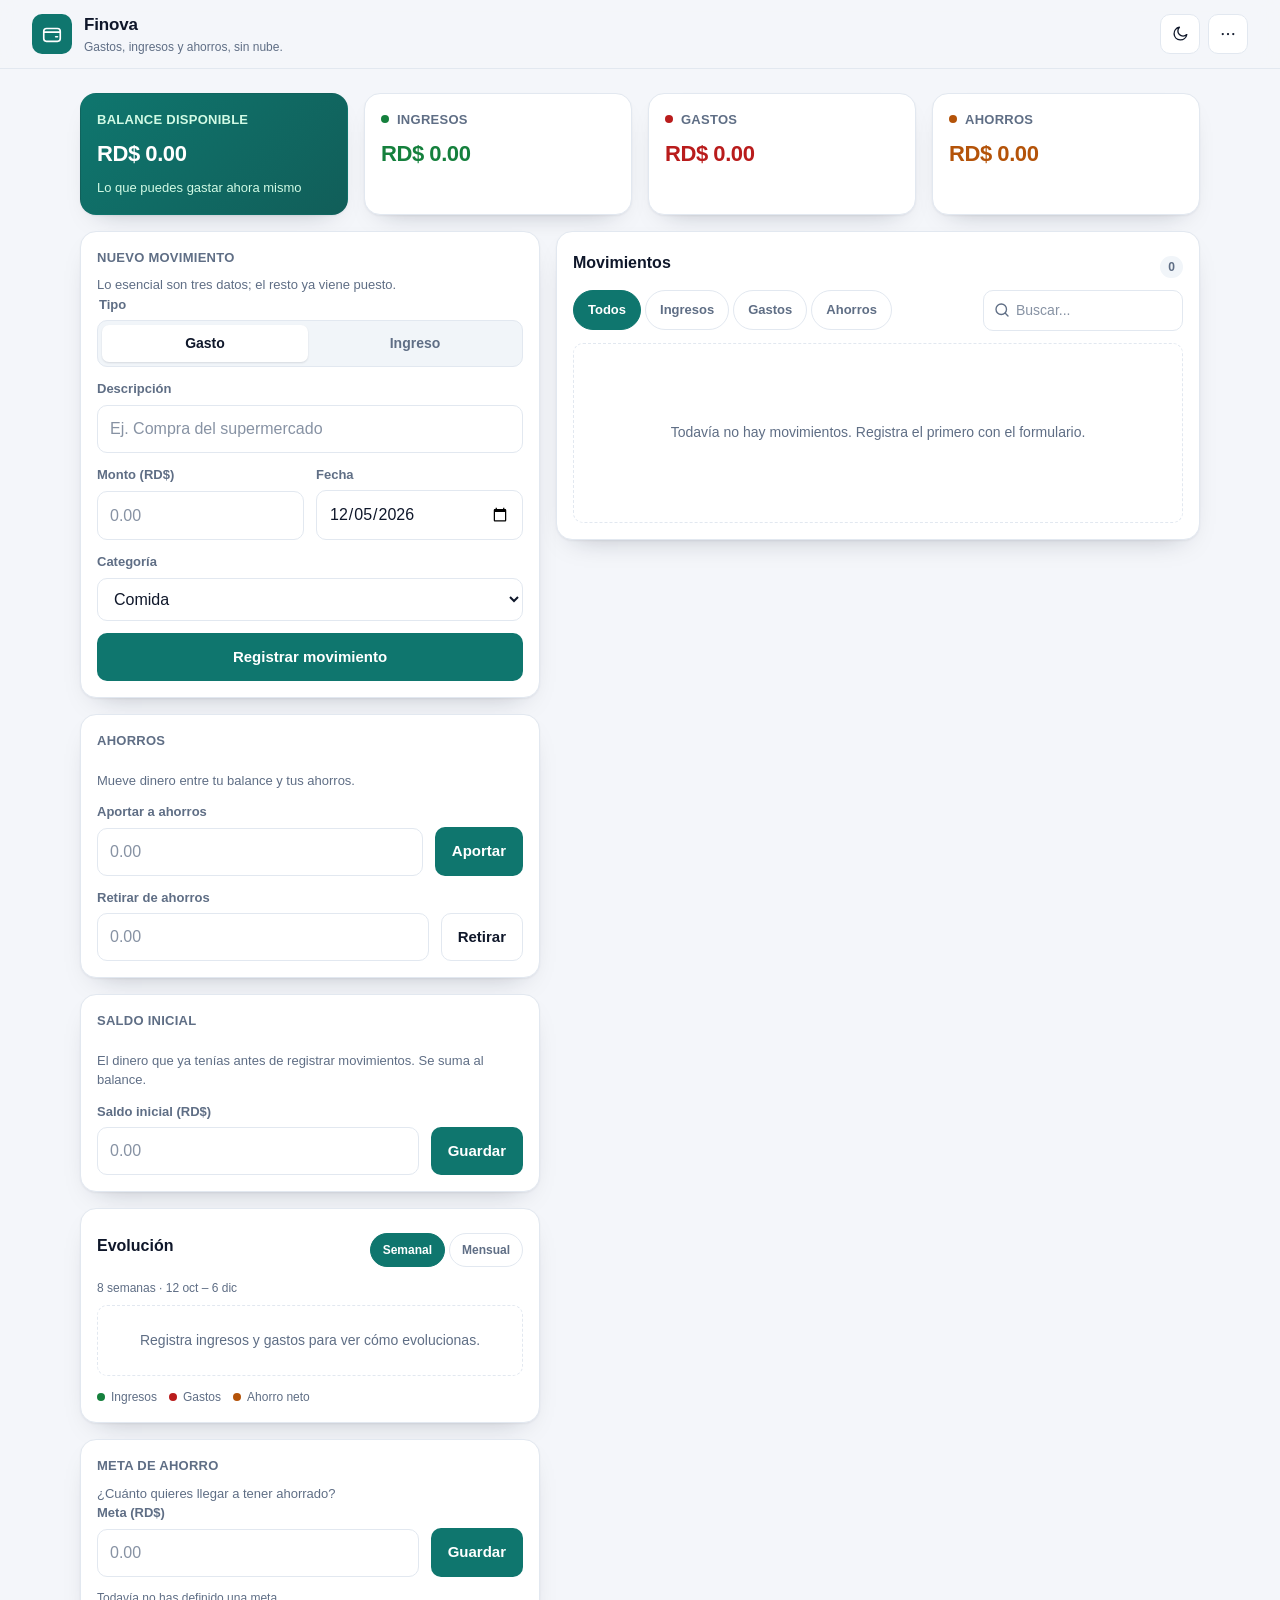
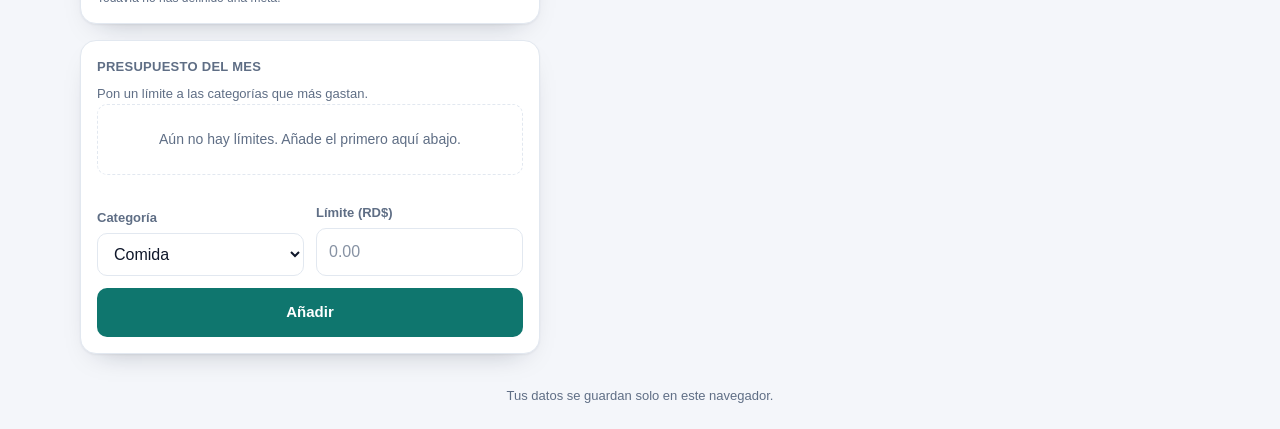
<file: index.html>
<!DOCTYPE html>
<html lang="es" data-theme="auto">
<head>
    <meta charset="UTF-8">
    <meta name="viewport" content="width=device-width, initial-scale=1.0">
    <meta name="description" content="Finova: controla tus gastos, ingresos y ahorros sin cuentas ni nube, todo en tu navegador.">
    <meta name="theme-color" content="#F4F6FA" media="(prefers-color-scheme: light)">
    <meta name="theme-color" content="#0B1220" media="(prefers-color-scheme: dark)">
    <title>Finova · Control de gastos</title>

    <!-- Aplica el tema guardado antes de pintar para evitar el parpadeo -->
    <script>
        try {
            var temaPrevio = localStorage.getItem("finance-app-tema");
            if (temaPrevio === "claro" || temaPrevio === "oscuro") {
                document.documentElement.dataset.theme = temaPrevio;
            }
        } catch (error) {}
    </script>

    <link rel="stylesheet" href="style.css">
    <script src="script.js" defer></script>
</head>
<body>

    <a class="saltar" href="#contenido">Saltar al contenido</a>

    <header class="cabecera">
        <div class="marca">
            <span class="marca__icono" aria-hidden="true">
                <svg class="icono icono--grande" viewBox="0 0 24 24"><use href="#icono-cartera"></use></svg>
            </span>
            <div class="marca__texto">
                <h1 class="marca__titulo">Finova</h1>
                <p class="marca__lema">Gastos, ingresos y ahorros, sin nube.</p>
            </div>
        </div>

        <div class="cabecera__acciones">
            <button type="button" class="boton-icono" id="btnTema"
                    aria-pressed="false" aria-label="Cambiar tema" title="Cambiar tema">
                <svg class="icono" viewBox="0 0 24 24" aria-hidden="true">
                    <use id="iconoTema" href="#icono-luna"></use>
                </svg>
            </button>

            <details class="menu" id="menuOpciones">
                <summary class="boton-icono" aria-label="Más opciones" title="Más opciones">
                    <svg class="icono" viewBox="0 0 24 24" aria-hidden="true"><use href="#icono-puntos"></use></svg>
                </summary>
                <div class="menu__panel">
                    <button type="button" id="exportarCopia" class="menu__accion">Exportar copia</button>
                    <button type="button" id="importarCopia" class="menu__accion">Importar copia…</button>
                    <input type="file" id="archivoCopia" accept=".json,application/json" hidden>
                    <hr class="menu__separador">
                    <button type="button" id="reiniciar" class="menu__peligro">Borrar todos los datos</button>
                </div>
            </details>
        </div>
    </header>

    <main id="contenido" class="contenido">

        <p class="aviso" id="avisoAlmacenamiento" role="alert" hidden></p>

        <div class="tablero">

        <!-- ===== RESUMEN ===== -->
        <section class="resumen" aria-labelledby="tituloResumen">
            <h2 class="sr-only" id="tituloResumen">Resumen</h2>

            <article class="tarjeta tarjeta--balance">
                <h3 class="tarjeta__titulo">Balance disponible</h3>
                <p class="cifra" id="balance" aria-live="polite">RD$ 0.00</p>
                <p class="tarjeta__nota" id="notaBalance">Lo que puedes gastar ahora mismo</p>
            </article>

            <article class="tarjeta tarjeta--metrica">
                <h3 class="tarjeta__titulo">
                    <span class="punto punto--ingreso" aria-hidden="true"></span> Ingresos
                </h3>
                <p class="cifra cifra--ingreso" id="ingresos" aria-live="polite">RD$ 0.00</p>
            </article>

            <article class="tarjeta tarjeta--metrica">
                <h3 class="tarjeta__titulo">
                    <span class="punto punto--gasto" aria-hidden="true"></span> Gastos
                </h3>
                <p class="cifra cifra--gasto" id="gastos" aria-live="polite">RD$ 0.00</p>
            </article>

            <article class="tarjeta tarjeta--metrica">
                <h3 class="tarjeta__titulo">
                    <span class="punto punto--ahorro" aria-hidden="true"></span> Ahorros
                </h3>
                <p class="cifra cifra--ahorro" id="ahorros" aria-live="polite">RD$ 0.00</p>
            </article>
        </section>

        <div class="columna">
            <!-- ===== FORMULARIO ===== -->
            <section class="tarjeta formulario" id="seccionFormulario" aria-labelledby="tituloFormulario">
                <h2 class="tarjeta__titulo" id="tituloFormulario">Nuevo movimiento</h2>
                <p class="tarjeta__nota" id="notaFormulario">Lo esencial son tres datos; el resto ya viene puesto.</p>

                <form id="formMovimiento" autocomplete="off" novalidate>
                    <fieldset class="segmentado">
                        <legend class="etiqueta">Tipo</legend>
                        <div class="segmentado__opciones">
                            <label class="segmentado__opcion">
                                <input type="radio" name="tipo" value="gasto" checked>
                                <span>Gasto</span>
                            </label>
                            <label class="segmentado__opcion">
                                <input type="radio" name="tipo" value="ingreso">
                                <span>Ingreso</span>
                            </label>
                        </div>
                    </fieldset>

                    <div class="campo">
                        <label for="descripcion">Descripción</label>
                        <input type="text" id="descripcion" name="descripcion" maxlength="60"
                               placeholder="Ej. Compra del supermercado" required>
                    </div>

                    <div class="rejilla-2">
                        <div class="campo">
                            <label for="monto">Monto (RD$)</label>
                            <input type="number" id="monto" name="monto" min="0.01" step="0.01"
                                   inputmode="decimal" placeholder="0.00" required>
                        </div>

                        <div class="campo">
                            <label for="fecha">Fecha</label>
                            <input type="date" id="fecha" name="fecha" required>
                        </div>
                    </div>

                    <div class="campo">
                        <label for="categoria">Categoría</label>
                        <select id="categoria" name="categoria"></select>
                    </div>

                    <div class="acciones-formulario">
                        <button type="submit" class="boton boton--bloque" id="btnRegistrar">Registrar movimiento</button>
                        <button type="button" class="boton boton--fantasma" id="btnCancelarEdicion" hidden>Cancelar edición</button>
                    </div>
                </form>
            </section>

            <!-- ===== AHORROS ===== -->
            <section class="tarjeta ahorros" aria-labelledby="tituloAhorros">
                <h2 class="tarjeta__titulo" id="tituloAhorros">Ahorros</h2>
                <p class="tarjeta__nota">Mueve dinero entre tu balance y tus ahorros.</p>

                <form id="formAhorro" class="campo-fila" novalidate>
                    <div class="campo">
                        <label for="montoAhorro">Aportar a ahorros</label>
                        <input type="number" id="montoAhorro" min="0.01" step="0.01"
                               inputmode="decimal" placeholder="0.00">
                    </div>
                    <button type="submit" class="boton">Aportar</button>
                </form>

                <form id="formRetiro" class="campo-fila" novalidate>
                    <div class="campo">
                        <label for="montoRetiro">Retirar de ahorros</label>
                        <input type="number" id="montoRetiro" min="0.01" step="0.01"
                               inputmode="decimal" placeholder="0.00">
                    </div>
                    <button type="submit" class="boton boton--fantasma">Retirar</button>
                </form>
            </section>

            <!-- ===== SALDO INICIAL ===== -->
            <section class="tarjeta saldo-inicial" aria-labelledby="tituloSaldoInicial">
                <h2 class="tarjeta__titulo" id="tituloSaldoInicial">Saldo inicial</h2>
                <p class="tarjeta__nota" id="notaSaldoInicial">
                    El dinero que ya tenías antes de registrar movimientos. Se suma al balance.
                </p>

                <form id="formSaldoInicial" class="campo-fila" novalidate>
                    <div class="campo">
                        <label for="saldoInicial">Saldo inicial (RD$)</label>
                        <input type="number" id="saldoInicial" min="0" max="999999999.99" step="0.01"
                               inputmode="decimal" placeholder="0.00"
                               aria-describedby="notaSaldoInicial">
                    </div>
                    <button type="submit" class="boton">Guardar</button>
                </form>
            </section>

            <!-- ===== GRÁFICA ===== -->
            <section class="tarjeta grafica" aria-labelledby="tituloGrafica">
                <div class="tarjeta__cabecera">
                    <h2 class="tarjeta__titulo" id="tituloGrafica">Evolución</h2>
                    <div class="chips chips--mini" role="group" aria-label="Periodo de la gráfica">
                        <button type="button" class="chip chip--activo" id="btnSemana" aria-pressed="true">Semanal</button>
                        <button type="button" class="chip" id="btnMes" aria-pressed="false">Mensual</button>
                    </div>
                </div>

                <p class="grafica__rango" id="rangoGrafica"></p>

                <div class="grafica__lienzo">
                    <svg id="grafica" viewBox="0 0 440 230" role="img"
                         aria-labelledby="graficaTitulo graficaDesc"></svg>
                    <p class="vacio" id="graficaVacia" hidden>
                        Registra ingresos y gastos para ver cómo evolucionas.
                    </p>
                </div>

                <ul class="leyenda">
                    <li><span class="punto punto--ingreso" aria-hidden="true"></span> Ingresos</li>
                    <li><span class="punto punto--gasto" aria-hidden="true"></span> Gastos</li>
                    <li><span class="punto punto--ahorro" aria-hidden="true"></span> Ahorro neto</li>
                </ul>
            </section>

            <!-- ===== META DE AHORRO ===== -->
            <section class="tarjeta meta" aria-labelledby="tituloMeta">
                <h2 class="tarjeta__titulo" id="tituloMeta">Meta de ahorro</h2>
                <p class="tarjeta__nota">¿Cuánto quieres llegar a tener ahorrado?</p>

                <form id="formMeta" class="campo-fila" novalidate>
                    <div class="campo">
                        <label for="montoMeta">Meta (RD$)</label>
                        <input type="number" id="montoMeta" min="0" step="0.01"
                               inputmode="decimal" placeholder="0.00">
                    </div>
                    <button type="submit" class="boton">Guardar</button>
                </form>

                <p class="meta__vacia" id="metaVacia">Todavía no has definido una meta.</p>

                <div class="progreso" id="progresoMeta" hidden>
                    <div class="progreso__texto">
                        <span id="metaTexto"></span>
                        <strong id="metaPorcentaje"></strong>
                    </div>
                    <div class="progreso__barra" role="progressbar" aria-labelledby="tituloMeta"
                         aria-valuemin="0" aria-valuemax="100" aria-valuenow="0" id="barraMeta">
                        <div class="progreso__relleno" id="metaRelleno"></div>
                    </div>
                    <p class="meta__pie" id="metaPie"></p>
                </div>
            </section>

            <!-- ===== PRESUPUESTO ===== -->
            <section class="tarjeta presupuesto" aria-labelledby="tituloPresupuesto">
                <h2 class="tarjeta__titulo" id="tituloPresupuesto">Presupuesto del mes</h2>
                <p class="tarjeta__nota">Pon un límite a las categorías que más gastan.</p>

                <p class="vacio" id="presupuestoVacio">
                    Aún no hay límites. Añade el primero aquí abajo.
                </p>

                <ul class="presupuestos" id="listaPresupuesto"></ul>

                <form id="formPresupuesto" class="form-presupuesto" novalidate>
                    <div class="campo">
                        <label for="categoriaPresupuesto">Categoría</label>
                        <select id="categoriaPresupuesto"></select>
                    </div>
                    <div class="campo">
                        <label for="limitePresupuesto">Límite (RD$)</label>
                        <input type="number" id="limitePresupuesto" min="0.01" step="0.01"
                               inputmode="decimal" placeholder="0.00">
                    </div>
                    <button type="submit" class="boton">Añadir</button>
                </form>
            </section>
        </div>

        <!-- ===== MOVIMIENTOS ===== -->
        <section class="tarjeta movimientos" aria-labelledby="tituloMovimientos">
            <div class="tarjeta__cabecera">
                <h2 class="tarjeta__titulo" id="tituloMovimientos">Movimientos</h2>
                <span class="contador" id="contadorMovimientos" aria-live="polite">0</span>
            </div>

            <div class="filtros">
                <div class="chips" id="chipsFiltro" role="group" aria-label="Filtrar por tipo">
                    <button type="button" class="chip chip--activo" data-filtro="todos" aria-pressed="true">Todos</button>
                    <button type="button" class="chip" data-filtro="ingreso" aria-pressed="false">Ingresos</button>
                    <button type="button" class="chip" data-filtro="gasto" aria-pressed="false">Gastos</button>
                    <button type="button" class="chip" data-filtro="ahorro" aria-pressed="false">Ahorros</button>
                </div>

                <div class="buscador">
                    <svg class="icono" aria-hidden="true"><use href="#icono-buscar"></use></svg>
                    <label class="sr-only" for="buscar">Buscar movimientos</label>
                    <input type="search" id="buscar" placeholder="Buscar..." autocomplete="off">
                </div>
            </div>

            <p class="vacio" id="sinMovimientos">
                Todavía no hay movimientos. Registra el primero con el formulario.
            </p>

            <button type="button" class="boton boton--fantasma boton--bloque" id="limpiarFiltros" hidden>
                Limpiar filtros
            </button>

            <ul class="lista" id="listaMovimientos"></ul>
        </section>

        </div>

    </main>

    <footer class="pie">
        <p>Tus datos se guardan solo en este navegador.</p>
    </footer>

    <!-- Avisos flotantes -->
    <div class="toasts" id="toasts" role="status" aria-live="polite"></div>

    <!-- ===== ICONOS (sprite) ===== -->
    <svg class="sprite" xmlns="http://www.w3.org/2000/svg" aria-hidden="true" focusable="false">
        <symbol id="icono-cartera" viewBox="0 0 24 24" fill="none" stroke="currentColor"
                stroke-width="1.8" stroke-linecap="round" stroke-linejoin="round">
            <rect x="3" y="6" width="18" height="14" rx="3"></rect>
            <path d="M3 10h18"></path>
            <path d="M16 15h2"></path>
        </symbol>

        <symbol id="icono-luna" viewBox="0 0 24 24" fill="none" stroke="currentColor"
                stroke-width="1.8" stroke-linecap="round" stroke-linejoin="round">
            <path d="M21 12.8A8.5 8.5 0 1 1 11.2 3a6.5 6.5 0 0 0 9.8 9.8Z"></path>
        </symbol>

        <symbol id="icono-sol" viewBox="0 0 24 24" fill="none" stroke="currentColor"
                stroke-width="1.8" stroke-linecap="round" stroke-linejoin="round">
            <circle cx="12" cy="12" r="4"></circle>
            <path d="M12 2v2M12 20v2M2 12h2M20 12h2M4.9 4.9l1.4 1.4M17.7 17.7l1.4 1.4M19.1 4.9l-1.4 1.4M6.3 17.7l-1.4 1.4"></path>
        </symbol>

        <symbol id="icono-puntos" viewBox="0 0 24 24" fill="none" stroke="currentColor"
                stroke-width="1.8" stroke-linecap="round" stroke-linejoin="round">
            <circle cx="5" cy="12" r="1.5" fill="currentColor" stroke="none"></circle>
            <circle cx="12" cy="12" r="1.5" fill="currentColor" stroke="none"></circle>
            <circle cx="19" cy="12" r="1.5" fill="currentColor" stroke="none"></circle>
        </symbol>

        <symbol id="icono-ingreso" viewBox="0 0 24 24" fill="none" stroke="currentColor"
                stroke-width="1.8" stroke-linecap="round" stroke-linejoin="round">
            <path d="M17 7 7 17M7 9v8h8"></path>
        </symbol>

        <symbol id="icono-gasto" viewBox="0 0 24 24" fill="none" stroke="currentColor"
                stroke-width="1.8" stroke-linecap="round" stroke-linejoin="round">
            <path d="M7 17 17 7M9 7h8v8"></path>
        </symbol>

        <symbol id="icono-ahorro" viewBox="0 0 24 24" fill="none" stroke="currentColor"
                stroke-width="1.8" stroke-linecap="round" stroke-linejoin="round">
            <circle cx="12" cy="12" r="9"></circle>
            <path d="M12 16V8M8.5 11.5 12 8l3.5 3.5"></path>
        </symbol>

        <symbol id="icono-buscar" viewBox="0 0 24 24" fill="none" stroke="currentColor"
                stroke-width="1.8" stroke-linecap="round" stroke-linejoin="round">
            <circle cx="11" cy="11" r="7"></circle>
            <path d="m20 20-3.6-3.6"></path>
        </symbol>

        <symbol id="icono-editar" viewBox="0 0 24 24" fill="none" stroke="currentColor"
                stroke-width="1.8" stroke-linecap="round" stroke-linejoin="round">
            <path d="M4 20h4L20 8a2.5 2.5 0 0 0-3.5-3.5L4 16Z"></path>
            <path d="M14.5 6.5 17.5 9.5"></path>
        </symbol>

        <symbol id="icono-borrar" viewBox="0 0 24 24" fill="none" stroke="currentColor"
                stroke-width="1.8" stroke-linecap="round" stroke-linejoin="round">
            <path d="M4 7h16M9 7V5a1 1 0 0 1 1-1h4a1 1 0 0 1 1 1v2M6 7l1 12a2 2 0 0 0 2 2h6a2 2 0 0 0 2-2l1-12"></path>
            <path d="M10 11v6M14 11v6"></path>
        </symbol>

        <symbol id="icono-comida" viewBox="0 0 24 24" fill="none" stroke="currentColor"
                stroke-width="1.8" stroke-linecap="round" stroke-linejoin="round">
            <path d="M8 3v7a2 2 0 0 0 4 0V3M10 10v11"></path>
            <path d="M17 3v18M17 3c1.8 1.5 2 3.5 2 5s-.8 2.5-2 3.2"></path>
        </symbol>

        <symbol id="icono-transporte" viewBox="0 0 24 24" fill="none" stroke="currentColor"
                stroke-width="1.8" stroke-linecap="round" stroke-linejoin="round">
            <path d="M5 16V9l2-4h10l2 4v7"></path>
            <path d="M4 16h16"></path>
            <circle cx="8" cy="18" r="1.6"></circle>
            <circle cx="16" cy="18" r="1.6"></circle>
        </symbol>

        <symbol id="icono-vivienda" viewBox="0 0 24 24" fill="none" stroke="currentColor"
                stroke-width="1.8" stroke-linecap="round" stroke-linejoin="round">
            <path d="M4 10 12 4l8 6v9a1 1 0 0 1-1 1H5a1 1 0 0 1-1-1Z"></path>
            <path d="M10 20v-5h4v5"></path>
        </symbol>

        <symbol id="icono-servicios" viewBox="0 0 24 24" fill="none" stroke="currentColor"
                stroke-width="1.8" stroke-linecap="round" stroke-linejoin="round">
            <path d="M13 2 4 14h7l-1 8 9-12h-7Z"></path>
        </symbol>

        <symbol id="icono-salud" viewBox="0 0 24 24" fill="none" stroke="currentColor"
                stroke-width="1.8" stroke-linecap="round" stroke-linejoin="round">
            <path d="M12 20s-7-4.4-7-9a4 4 0 0 1 7-2.6A4 4 0 0 1 19 11c0 4.6-7 9-7 9Z"></path>
        </symbol>

        <symbol id="icono-ocio" viewBox="0 0 24 24" fill="none" stroke="currentColor"
                stroke-width="1.8" stroke-linecap="round" stroke-linejoin="round">
            <rect x="3" y="8" width="18" height="9" rx="4"></rect>
            <path d="M8 11v4M6 13h4"></path>
            <circle cx="16" cy="12" r="1"></circle>
            <circle cx="18" cy="14" r="1"></circle>
        </symbol>

        <symbol id="icono-compras" viewBox="0 0 24 24" fill="none" stroke="currentColor"
                stroke-width="1.8" stroke-linecap="round" stroke-linejoin="round">
            <path d="M6 8h12l-1 11a2 2 0 0 1-2 2H9a2 2 0 0 1-2-2Z"></path>
            <path d="M9 8V6a3 3 0 0 1 6 0v2"></path>
        </symbol>

        <symbol id="icono-otros" viewBox="0 0 24 24" fill="none" stroke="currentColor"
                stroke-width="1.8" stroke-linecap="round" stroke-linejoin="round">
            <path d="M3 12V5a2 2 0 0 1 2-2h7l9 9-9 9Z"></path>
            <circle cx="8" cy="8" r="1.4"></circle>
        </symbol>
    </svg>

</body>
</html>
</file>
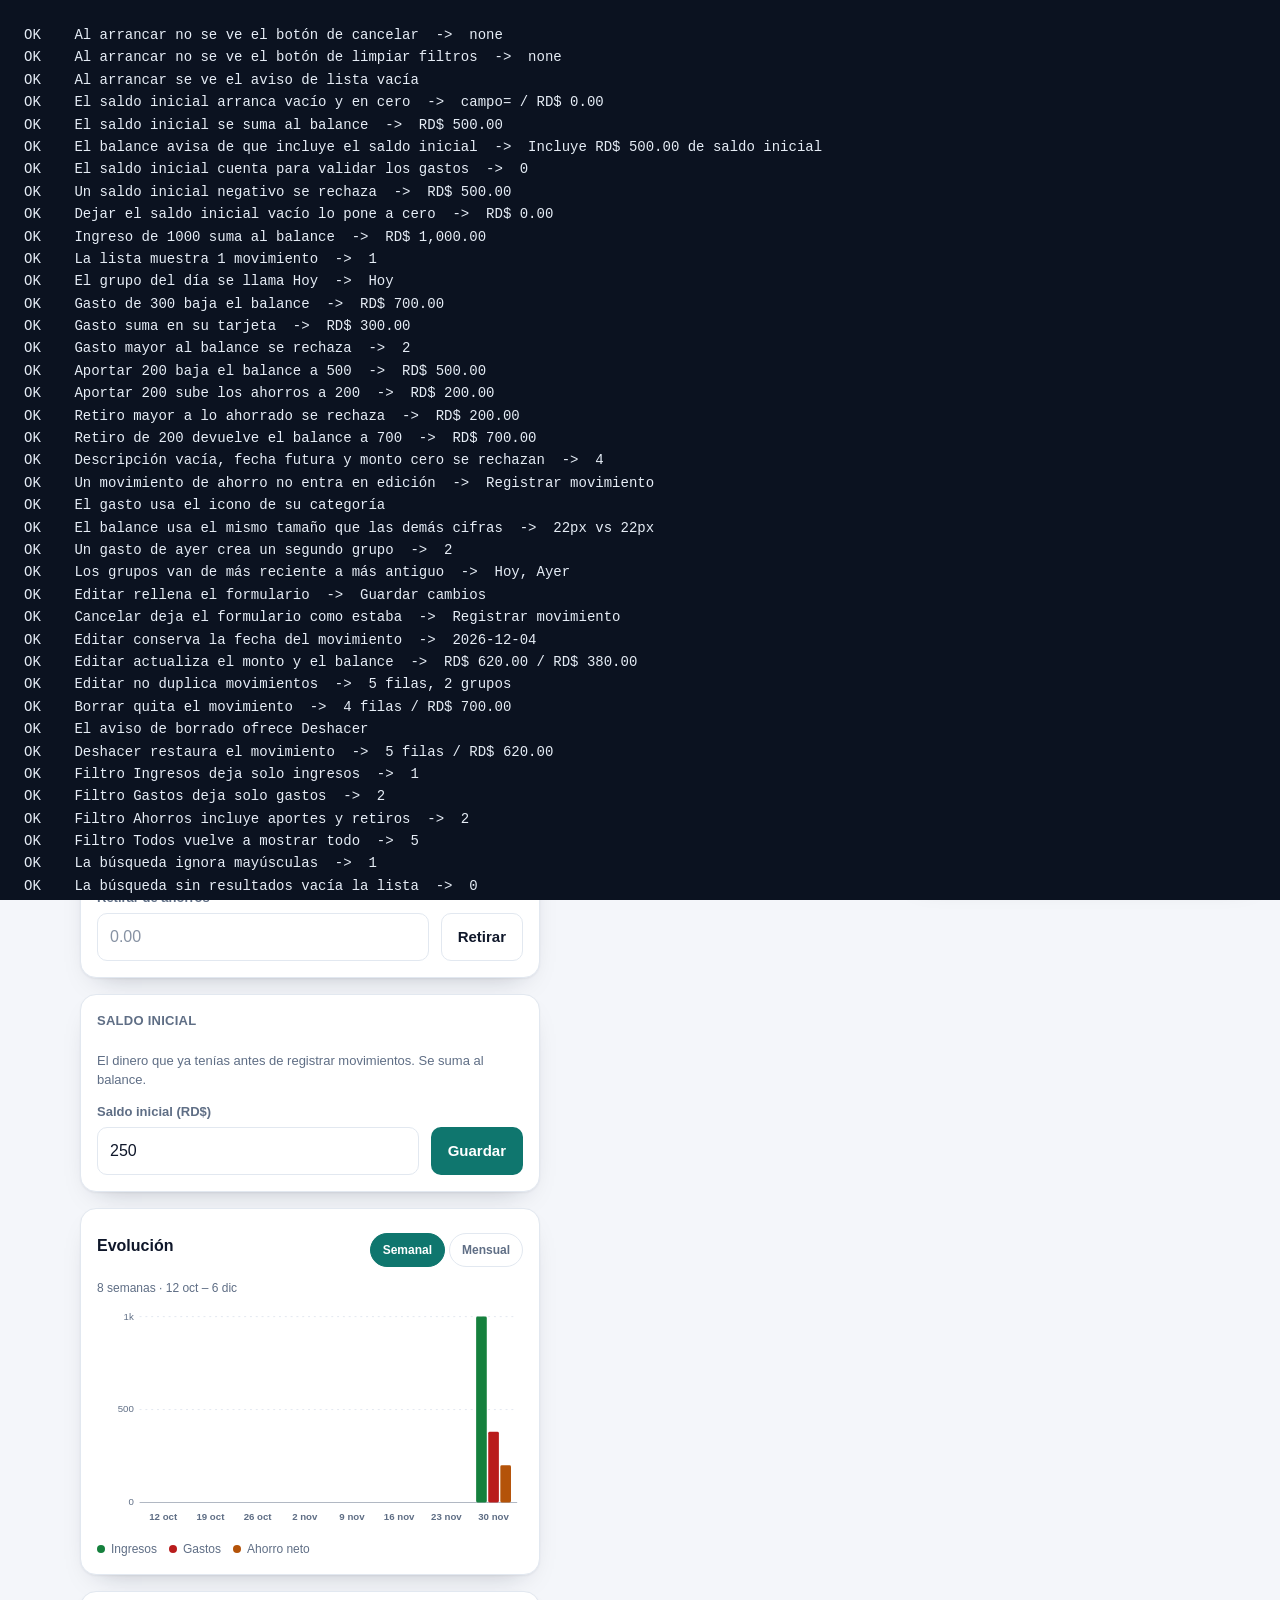
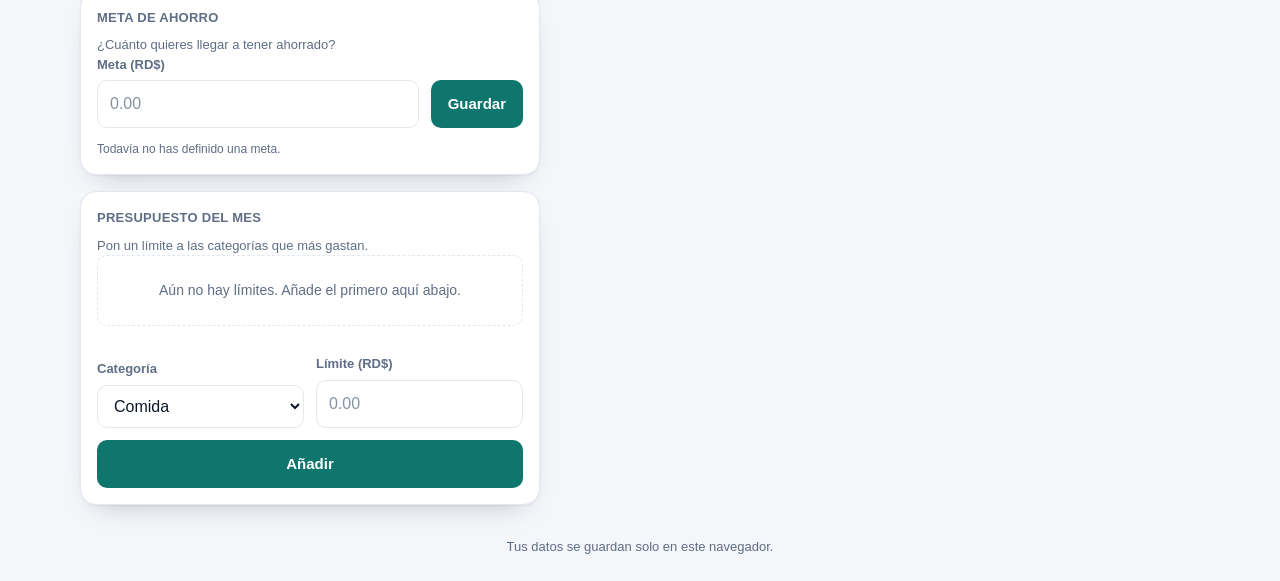
<file: pruebas.html>
<!DOCTYPE html>
<html lang="es" data-theme="auto">
<head>
    <meta charset="UTF-8">
    <meta name="viewport" content="width=device-width, initial-scale=1.0">
    <meta name="description" content="Finova: controla tus gastos, ingresos y ahorros sin cuentas ni nube, todo en tu navegador.">
    <meta name="theme-color" content="#F4F6FA" media="(prefers-color-scheme: light)">
    <meta name="theme-color" content="#0B1220" media="(prefers-color-scheme: dark)">
    <title>Finova · Control de gastos</title>

    <!-- Aplica el tema guardado antes de pintar para evitar el parpadeo -->
    <script>
        try {
            var temaPrevio = localStorage.getItem("finance-app-tema");
            if (temaPrevio === "claro" || temaPrevio === "oscuro") {
                document.documentElement.dataset.theme = temaPrevio;
            }
        } catch (error) {}
    </script>

    <link rel="stylesheet" href="style.css">
    <script src="script.js" defer></script>
</head>
<body>

    <a class="saltar" href="#contenido">Saltar al contenido</a>

    <header class="cabecera">
        <div class="marca">
            <span class="marca__icono" aria-hidden="true">
                <svg class="icono icono--grande" viewBox="0 0 24 24"><use href="#icono-cartera"></use></svg>
            </span>
            <div class="marca__texto">
                <h1 class="marca__titulo">Finova</h1>
                <p class="marca__lema">Gastos, ingresos y ahorros, sin nube.</p>
            </div>
        </div>

        <div class="cabecera__acciones">
            <button type="button" class="boton-icono" id="btnTema"
                    aria-pressed="false" aria-label="Cambiar tema" title="Cambiar tema">
                <svg class="icono" viewBox="0 0 24 24" aria-hidden="true">
                    <use id="iconoTema" href="#icono-luna"></use>
                </svg>
            </button>

            <details class="menu" id="menuOpciones">
                <summary class="boton-icono" aria-label="Más opciones" title="Más opciones">
                    <svg class="icono" viewBox="0 0 24 24" aria-hidden="true"><use href="#icono-puntos"></use></svg>
                </summary>
                <div class="menu__panel">
                    <button type="button" id="exportarCopia" class="menu__accion">Exportar copia</button>
                    <button type="button" id="importarCopia" class="menu__accion">Importar copia…</button>
                    <input type="file" id="archivoCopia" accept=".json,application/json" hidden>
                    <hr class="menu__separador">
                    <button type="button" id="reiniciar" class="menu__peligro">Borrar todos los datos</button>
                </div>
            </details>
        </div>
    </header>

    <main id="contenido" class="contenido">

        <p class="aviso" id="avisoAlmacenamiento" role="alert" hidden></p>

        <div class="tablero">

        <!-- ===== RESUMEN ===== -->
        <section class="resumen" aria-labelledby="tituloResumen">
            <h2 class="sr-only" id="tituloResumen">Resumen</h2>

            <article class="tarjeta tarjeta--balance">
                <h3 class="tarjeta__titulo">Balance disponible</h3>
                <p class="cifra" id="balance" aria-live="polite">RD$ 0.00</p>
                <p class="tarjeta__nota" id="notaBalance">Lo que puedes gastar ahora mismo</p>
            </article>

            <article class="tarjeta tarjeta--metrica">
                <h3 class="tarjeta__titulo">
                    <span class="punto punto--ingreso" aria-hidden="true"></span> Ingresos
                </h3>
                <p class="cifra cifra--ingreso" id="ingresos" aria-live="polite">RD$ 0.00</p>
            </article>

            <article class="tarjeta tarjeta--metrica">
                <h3 class="tarjeta__titulo">
                    <span class="punto punto--gasto" aria-hidden="true"></span> Gastos
                </h3>
                <p class="cifra cifra--gasto" id="gastos" aria-live="polite">RD$ 0.00</p>
            </article>

            <article class="tarjeta tarjeta--metrica">
                <h3 class="tarjeta__titulo">
                    <span class="punto punto--ahorro" aria-hidden="true"></span> Ahorros
                </h3>
                <p class="cifra cifra--ahorro" id="ahorros" aria-live="polite">RD$ 0.00</p>
            </article>
        </section>

        <div class="columna">
            <!-- ===== FORMULARIO ===== -->
            <section class="tarjeta formulario" id="seccionFormulario" aria-labelledby="tituloFormulario">
                <h2 class="tarjeta__titulo" id="tituloFormulario">Nuevo movimiento</h2>
                <p class="tarjeta__nota" id="notaFormulario">Lo esencial son tres datos; el resto ya viene puesto.</p>

                <form id="formMovimiento" autocomplete="off" novalidate>
                    <fieldset class="segmentado">
                        <legend class="etiqueta">Tipo</legend>
                        <div class="segmentado__opciones">
                            <label class="segmentado__opcion">
                                <input type="radio" name="tipo" value="gasto" checked>
                                <span>Gasto</span>
                            </label>
                            <label class="segmentado__opcion">
                                <input type="radio" name="tipo" value="ingreso">
                                <span>Ingreso</span>
                            </label>
                        </div>
                    </fieldset>

                    <div class="campo">
                        <label for="descripcion">Descripción</label>
                        <input type="text" id="descripcion" name="descripcion" maxlength="60"
                               placeholder="Ej. Compra del supermercado" required>
                    </div>

                    <div class="rejilla-2">
                        <div class="campo">
                            <label for="monto">Monto (RD$)</label>
                            <input type="number" id="monto" name="monto" min="0.01" step="0.01"
                                   inputmode="decimal" placeholder="0.00" required>
                        </div>

                        <div class="campo">
                            <label for="fecha">Fecha</label>
                            <input type="date" id="fecha" name="fecha" required>
                        </div>
                    </div>

                    <div class="campo">
                        <label for="categoria">Categoría</label>
                        <select id="categoria" name="categoria"></select>
                    </div>

                    <div class="acciones-formulario">
                        <button type="submit" class="boton boton--bloque" id="btnRegistrar">Registrar movimiento</button>
                        <button type="button" class="boton boton--fantasma" id="btnCancelarEdicion" hidden>Cancelar edición</button>
                    </div>
                </form>
            </section>

            <!-- ===== AHORROS ===== -->
            <section class="tarjeta ahorros" aria-labelledby="tituloAhorros">
                <h2 class="tarjeta__titulo" id="tituloAhorros">Ahorros</h2>
                <p class="tarjeta__nota">Mueve dinero entre tu balance y tus ahorros.</p>

                <form id="formAhorro" class="campo-fila" novalidate>
                    <div class="campo">
                        <label for="montoAhorro">Aportar a ahorros</label>
                        <input type="number" id="montoAhorro" min="0.01" step="0.01"
                               inputmode="decimal" placeholder="0.00">
                    </div>
                    <button type="submit" class="boton">Aportar</button>
                </form>

                <form id="formRetiro" class="campo-fila" novalidate>
                    <div class="campo">
                        <label for="montoRetiro">Retirar de ahorros</label>
                        <input type="number" id="montoRetiro" min="0.01" step="0.01"
                               inputmode="decimal" placeholder="0.00">
                    </div>
                    <button type="submit" class="boton boton--fantasma">Retirar</button>
                </form>
            </section>

            <!-- ===== SALDO INICIAL ===== -->
            <section class="tarjeta saldo-inicial" aria-labelledby="tituloSaldoInicial">
                <h2 class="tarjeta__titulo" id="tituloSaldoInicial">Saldo inicial</h2>
                <p class="tarjeta__nota" id="notaSaldoInicial">
                    El dinero que ya tenías antes de registrar movimientos. Se suma al balance.
                </p>

                <form id="formSaldoInicial" class="campo-fila" novalidate>
                    <div class="campo">
                        <label for="saldoInicial">Saldo inicial (RD$)</label>
                        <input type="number" id="saldoInicial" min="0" max="999999999.99" step="0.01"
                               inputmode="decimal" placeholder="0.00"
                               aria-describedby="notaSaldoInicial">
                    </div>
                    <button type="submit" class="boton">Guardar</button>
                </form>
            </section>

            <!-- ===== GRÁFICA ===== -->
            <section class="tarjeta grafica" aria-labelledby="tituloGrafica">
                <div class="tarjeta__cabecera">
                    <h2 class="tarjeta__titulo" id="tituloGrafica">Evolución</h2>
                    <div class="chips chips--mini" role="group" aria-label="Periodo de la gráfica">
                        <button type="button" class="chip chip--activo" id="btnSemana" aria-pressed="true">Semanal</button>
                        <button type="button" class="chip" id="btnMes" aria-pressed="false">Mensual</button>
                    </div>
                </div>

                <p class="grafica__rango" id="rangoGrafica"></p>

                <div class="grafica__lienzo">
                    <svg id="grafica" viewBox="0 0 440 230" role="img"
                         aria-labelledby="graficaTitulo graficaDesc"></svg>
                    <p class="vacio" id="graficaVacia" hidden>
                        Registra ingresos y gastos para ver cómo evolucionas.
                    </p>
                </div>

                <ul class="leyenda">
                    <li><span class="punto punto--ingreso" aria-hidden="true"></span> Ingresos</li>
                    <li><span class="punto punto--gasto" aria-hidden="true"></span> Gastos</li>
                    <li><span class="punto punto--ahorro" aria-hidden="true"></span> Ahorro neto</li>
                </ul>
            </section>

            <!-- ===== META DE AHORRO ===== -->
            <section class="tarjeta meta" aria-labelledby="tituloMeta">
                <h2 class="tarjeta__titulo" id="tituloMeta">Meta de ahorro</h2>
                <p class="tarjeta__nota">¿Cuánto quieres llegar a tener ahorrado?</p>

                <form id="formMeta" class="campo-fila" novalidate>
                    <div class="campo">
                        <label for="montoMeta">Meta (RD$)</label>
                        <input type="number" id="montoMeta" min="0" step="0.01"
                               inputmode="decimal" placeholder="0.00">
                    </div>
                    <button type="submit" class="boton">Guardar</button>
                </form>

                <p class="meta__vacia" id="metaVacia">Todavía no has definido una meta.</p>

                <div class="progreso" id="progresoMeta" hidden>
                    <div class="progreso__texto">
                        <span id="metaTexto"></span>
                        <strong id="metaPorcentaje"></strong>
                    </div>
                    <div class="progreso__barra" role="progressbar" aria-labelledby="tituloMeta"
                         aria-valuemin="0" aria-valuemax="100" aria-valuenow="0" id="barraMeta">
                        <div class="progreso__relleno" id="metaRelleno"></div>
                    </div>
                    <p class="meta__pie" id="metaPie"></p>
                </div>
            </section>

            <!-- ===== PRESUPUESTO ===== -->
            <section class="tarjeta presupuesto" aria-labelledby="tituloPresupuesto">
                <h2 class="tarjeta__titulo" id="tituloPresupuesto">Presupuesto del mes</h2>
                <p class="tarjeta__nota">Pon un límite a las categorías que más gastan.</p>

                <p class="vacio" id="presupuestoVacio">
                    Aún no hay límites. Añade el primero aquí abajo.
                </p>

                <ul class="presupuestos" id="listaPresupuesto"></ul>

                <form id="formPresupuesto" class="form-presupuesto" novalidate>
                    <div class="campo">
                        <label for="categoriaPresupuesto">Categoría</label>
                        <select id="categoriaPresupuesto"></select>
                    </div>
                    <div class="campo">
                        <label for="limitePresupuesto">Límite (RD$)</label>
                        <input type="number" id="limitePresupuesto" min="0.01" step="0.01"
                               inputmode="decimal" placeholder="0.00">
                    </div>
                    <button type="submit" class="boton">Añadir</button>
                </form>
            </section>
        </div>

        <!-- ===== MOVIMIENTOS ===== -->
        <section class="tarjeta movimientos" aria-labelledby="tituloMovimientos">
            <div class="tarjeta__cabecera">
                <h2 class="tarjeta__titulo" id="tituloMovimientos">Movimientos</h2>
                <span class="contador" id="contadorMovimientos" aria-live="polite">0</span>
            </div>

            <div class="filtros">
                <div class="chips" id="chipsFiltro" role="group" aria-label="Filtrar por tipo">
                    <button type="button" class="chip chip--activo" data-filtro="todos" aria-pressed="true">Todos</button>
                    <button type="button" class="chip" data-filtro="ingreso" aria-pressed="false">Ingresos</button>
                    <button type="button" class="chip" data-filtro="gasto" aria-pressed="false">Gastos</button>
                    <button type="button" class="chip" data-filtro="ahorro" aria-pressed="false">Ahorros</button>
                </div>

                <div class="buscador">
                    <svg class="icono" aria-hidden="true"><use href="#icono-buscar"></use></svg>
                    <label class="sr-only" for="buscar">Buscar movimientos</label>
                    <input type="search" id="buscar" placeholder="Buscar..." autocomplete="off">
                </div>
            </div>

            <p class="vacio" id="sinMovimientos">
                Todavía no hay movimientos. Registra el primero con el formulario.
            </p>

            <button type="button" class="boton boton--fantasma boton--bloque" id="limpiarFiltros" hidden>
                Limpiar filtros
            </button>

            <ul class="lista" id="listaMovimientos"></ul>
        </section>

        </div>

    </main>

    <footer class="pie">
        <p>Tus datos se guardan solo en este navegador.</p>
    </footer>

    <!-- Avisos flotantes -->
    <div class="toasts" id="toasts" role="status" aria-live="polite"></div>

    <!-- ===== ICONOS (sprite) ===== -->
    <svg class="sprite" xmlns="http://www.w3.org/2000/svg" aria-hidden="true" focusable="false">
        <symbol id="icono-cartera" viewBox="0 0 24 24" fill="none" stroke="currentColor"
                stroke-width="1.8" stroke-linecap="round" stroke-linejoin="round">
            <rect x="3" y="6" width="18" height="14" rx="3"></rect>
            <path d="M3 10h18"></path>
            <path d="M16 15h2"></path>
        </symbol>

        <symbol id="icono-luna" viewBox="0 0 24 24" fill="none" stroke="currentColor"
                stroke-width="1.8" stroke-linecap="round" stroke-linejoin="round">
            <path d="M21 12.8A8.5 8.5 0 1 1 11.2 3a6.5 6.5 0 0 0 9.8 9.8Z"></path>
        </symbol>

        <symbol id="icono-sol" viewBox="0 0 24 24" fill="none" stroke="currentColor"
                stroke-width="1.8" stroke-linecap="round" stroke-linejoin="round">
            <circle cx="12" cy="12" r="4"></circle>
            <path d="M12 2v2M12 20v2M2 12h2M20 12h2M4.9 4.9l1.4 1.4M17.7 17.7l1.4 1.4M19.1 4.9l-1.4 1.4M6.3 17.7l-1.4 1.4"></path>
        </symbol>

        <symbol id="icono-puntos" viewBox="0 0 24 24" fill="none" stroke="currentColor"
                stroke-width="1.8" stroke-linecap="round" stroke-linejoin="round">
            <circle cx="5" cy="12" r="1.5" fill="currentColor" stroke="none"></circle>
            <circle cx="12" cy="12" r="1.5" fill="currentColor" stroke="none"></circle>
            <circle cx="19" cy="12" r="1.5" fill="currentColor" stroke="none"></circle>
        </symbol>

        <symbol id="icono-ingreso" viewBox="0 0 24 24" fill="none" stroke="currentColor"
                stroke-width="1.8" stroke-linecap="round" stroke-linejoin="round">
            <path d="M17 7 7 17M7 9v8h8"></path>
        </symbol>

        <symbol id="icono-gasto" viewBox="0 0 24 24" fill="none" stroke="currentColor"
                stroke-width="1.8" stroke-linecap="round" stroke-linejoin="round">
            <path d="M7 17 17 7M9 7h8v8"></path>
        </symbol>

        <symbol id="icono-ahorro" viewBox="0 0 24 24" fill="none" stroke="currentColor"
                stroke-width="1.8" stroke-linecap="round" stroke-linejoin="round">
            <circle cx="12" cy="12" r="9"></circle>
            <path d="M12 16V8M8.5 11.5 12 8l3.5 3.5"></path>
        </symbol>

        <symbol id="icono-buscar" viewBox="0 0 24 24" fill="none" stroke="currentColor"
                stroke-width="1.8" stroke-linecap="round" stroke-linejoin="round">
            <circle cx="11" cy="11" r="7"></circle>
            <path d="m20 20-3.6-3.6"></path>
        </symbol>

        <symbol id="icono-editar" viewBox="0 0 24 24" fill="none" stroke="currentColor"
                stroke-width="1.8" stroke-linecap="round" stroke-linejoin="round">
            <path d="M4 20h4L20 8a2.5 2.5 0 0 0-3.5-3.5L4 16Z"></path>
            <path d="M14.5 6.5 17.5 9.5"></path>
        </symbol>

        <symbol id="icono-borrar" viewBox="0 0 24 24" fill="none" stroke="currentColor"
                stroke-width="1.8" stroke-linecap="round" stroke-linejoin="round">
            <path d="M4 7h16M9 7V5a1 1 0 0 1 1-1h4a1 1 0 0 1 1 1v2M6 7l1 12a2 2 0 0 0 2 2h6a2 2 0 0 0 2-2l1-12"></path>
            <path d="M10 11v6M14 11v6"></path>
        </symbol>

        <symbol id="icono-comida" viewBox="0 0 24 24" fill="none" stroke="currentColor"
                stroke-width="1.8" stroke-linecap="round" stroke-linejoin="round">
            <path d="M8 3v7a2 2 0 0 0 4 0V3M10 10v11"></path>
            <path d="M17 3v18M17 3c1.8 1.5 2 3.5 2 5s-.8 2.5-2 3.2"></path>
        </symbol>

        <symbol id="icono-transporte" viewBox="0 0 24 24" fill="none" stroke="currentColor"
                stroke-width="1.8" stroke-linecap="round" stroke-linejoin="round">
            <path d="M5 16V9l2-4h10l2 4v7"></path>
            <path d="M4 16h16"></path>
            <circle cx="8" cy="18" r="1.6"></circle>
            <circle cx="16" cy="18" r="1.6"></circle>
        </symbol>

        <symbol id="icono-vivienda" viewBox="0 0 24 24" fill="none" stroke="currentColor"
                stroke-width="1.8" stroke-linecap="round" stroke-linejoin="round">
            <path d="M4 10 12 4l8 6v9a1 1 0 0 1-1 1H5a1 1 0 0 1-1-1Z"></path>
            <path d="M10 20v-5h4v5"></path>
        </symbol>

        <symbol id="icono-servicios" viewBox="0 0 24 24" fill="none" stroke="currentColor"
                stroke-width="1.8" stroke-linecap="round" stroke-linejoin="round">
            <path d="M13 2 4 14h7l-1 8 9-12h-7Z"></path>
        </symbol>

        <symbol id="icono-salud" viewBox="0 0 24 24" fill="none" stroke="currentColor"
                stroke-width="1.8" stroke-linecap="round" stroke-linejoin="round">
            <path d="M12 20s-7-4.4-7-9a4 4 0 0 1 7-2.6A4 4 0 0 1 19 11c0 4.6-7 9-7 9Z"></path>
        </symbol>

        <symbol id="icono-ocio" viewBox="0 0 24 24" fill="none" stroke="currentColor"
                stroke-width="1.8" stroke-linecap="round" stroke-linejoin="round">
            <rect x="3" y="8" width="18" height="9" rx="4"></rect>
            <path d="M8 11v4M6 13h4"></path>
            <circle cx="16" cy="12" r="1"></circle>
            <circle cx="18" cy="14" r="1"></circle>
        </symbol>

        <symbol id="icono-compras" viewBox="0 0 24 24" fill="none" stroke="currentColor"
                stroke-width="1.8" stroke-linecap="round" stroke-linejoin="round">
            <path d="M6 8h12l-1 11a2 2 0 0 1-2 2H9a2 2 0 0 1-2-2Z"></path>
            <path d="M9 8V6a3 3 0 0 1 6 0v2"></path>
        </symbol>

        <symbol id="icono-otros" viewBox="0 0 24 24" fill="none" stroke="currentColor"
                stroke-width="1.8" stroke-linecap="round" stroke-linejoin="round">
            <path d="M3 12V5a2 2 0 0 1 2-2h7l9 9-9 9Z"></path>
            <circle cx="8" cy="8" r="1.4"></circle>
        </symbol>
    </svg>

<script src="pruebas.js"></script>
</body>
</html>
</file>
<file: style.css>
/* =====================================================
   CONTROL DE GASTOS — Estilos
   Tokens, tarjetas, formularios y modo oscuro.
   ===================================================== */

/* ---------- Tokens ---------- */
:root {
    color-scheme: light dark;

    --bg: #F4F6FA;
    --superficie: #FFFFFF;
    --superficie-2: #F1F5F9;
    --borde: #E2E8F0;

    --texto: #0F172A;
    --texto-suave: #5F6E85;

    --marca: #0F766E;
    --marca-fuerte: #115E59;
    --marca-suave: #CCFBF1;
    --marca-texto: #FFFFFF;

    --ingreso: #15803D;
    --gasto: #B91C1C;
    --ahorro: #B45309;

    --peligro-suave: #FEF2F2;

    --balance-fondo: linear-gradient(135deg, #0F766E 0%, #115E59 100%);
    --balance-texto: #FFFFFF;
    --balance-tenue: #D1FAE5;

    --sombra: 0 1px 2px rgba(15, 23, 42, 0.05),
              0 12px 28px -18px rgba(15, 23, 42, 0.35);

    --radio-sm: 10px;
    --radio-md: 16px;
    --radio-full: 999px;

    --foco-ancho: 2px;
    --foco-estilo: solid;

    --e1: 4px;
    --e2: 8px;
    --e3: 12px;
    --e4: 16px;
    --e5: 24px;
    --e6: 32px;

    --transicion: 150ms ease;

    --fuente: -apple-system, BlinkMacSystemFont, "Segoe UI", Roboto,
              "Helvetica Neue", Arial, sans-serif;
}

/* Oscuro elegido a mano */
:root[data-theme="oscuro"] {
    --bg: #0B1220;
    --superficie: #131D2E;
    --superficie-2: #1C2839;
    --borde: #26344A;

    --texto: #E6EDF6;
    --texto-suave: #94A3B8;

    --marca: #2DD4BF;
    --marca-fuerte: #14B8A6;
    --marca-suave: #0F3B37;
    --marca-texto: #062A27;

    --ingreso: #4ADE80;
    --gasto: #F87171;
    --ahorro: #FBBF24;

    --peligro-suave: #3A1D1D;

    --balance-fondo: linear-gradient(135deg, #0F3B37 0%, #0B2A27 100%);
    --balance-texto: #E6EDF6;
    --balance-tenue: #9FD9D2;

    --sombra: 0 1px 2px rgba(0, 0, 0, 0.4),
              0 18px 40px -24px rgba(0, 0, 0, 0.9);
}

/* Oscuro heredado del sistema (tema auto) */
@media (prefers-color-scheme: dark) {
    :root[data-theme="auto"] {
        --bg: #0B1220;
        --superficie: #131D2E;
        --superficie-2: #1C2839;
        --borde: #26344A;

        --texto: #E6EDF6;
        --texto-suave: #94A3B8;

        --marca: #2DD4BF;
        --marca-fuerte: #14B8A6;
        --marca-suave: #0F3B37;
        --marca-texto: #062A27;

        --ingreso: #4ADE80;
        --gasto: #F87171;
        --ahorro: #FBBF24;

        --peligro-suave: #3A1D1D;

        --balance-fondo: linear-gradient(135deg, #0F3B37 0%, #0B2A27 100%);
        --balance-texto: #E6EDF6;
        --balance-tenue: #9FD9D2;

        --sombra: 0 1px 2px rgba(0, 0, 0, 0.4),
                  0 18px 40px -24px rgba(0, 0, 0, 0.9);
    }
}

/* ---------- Base ---------- */
*,
*::before,
*::after {
    box-sizing: border-box;
}

body {
    margin: 0;
    min-height: 100vh;
    background-color: var(--bg);
    color: var(--texto);
    font-family: var(--fuente);
    font-size: 16px;
    line-height: 1.5;
    -webkit-font-smoothing: antialiased;
}

h1,
h2,
h3,
p {
    margin: 0;
}

button,
input,
select {
    font: inherit;
    color: inherit;
}

button {
    cursor: pointer;
}

:focus-visible {
    outline: var(--foco-ancho) var(--foco-estilo) var(--marca);
    outline-offset: 2px;
}

/* ---------- Utilidades ---------- */
.sr-only {
    position: absolute;
    width: 1px;
    height: 1px;
    padding: 0;
    margin: -1px;
    overflow: hidden;
    clip: rect(0 0 0 0);
    white-space: nowrap;
    border: 0;
}

/* El atributo hidden debe ganar a cualquier display de componente */
[hidden] {
    display: none !important;
}

.sprite {
    position: absolute;
    width: 0;
    height: 0;
    overflow: hidden;
}

.icono {
    width: 18px;
    height: 18px;
    display: block;
}

.icono--grande {
    width: 22px;
    height: 22px;
}

.saltar {
    position: absolute;
    left: -9999px;
    top: 0;
    z-index: 100;
    padding: var(--e3) var(--e4);
    background-color: var(--marca);
    color: var(--marca-texto);
    border-radius: 0 0 var(--radio-sm) 0;
    font-weight: 600;
    text-decoration: none;
}

.saltar:focus {
    left: 0;
}

/* ---------- Cabecera ---------- */
.cabecera {
    position: sticky;
    top: 0;
    z-index: 10;
    display: flex;
    align-items: center;
    justify-content: space-between;
    gap: var(--e4);
    padding: var(--e3) clamp(var(--e4), 4vw, var(--e6));
    background-color: var(--bg);
    background-color: color-mix(in srgb, var(--bg) 86%, transparent);
    border-bottom: 1px solid var(--borde);
    backdrop-filter: blur(12px);
}

.marca {
    display: flex;
    align-items: center;
    gap: var(--e3);
    min-width: 0;
}

.marca__icono {
    display: grid;
    place-items: center;
    width: 40px;
    height: 40px;
    flex: 0 0 40px;
    border-radius: var(--radio-sm);
    background-color: var(--marca);
    color: var(--marca-texto);
}

.marca__texto {
    min-width: 0;
}

.marca__titulo {
    font-size: 1.0625rem;
    font-weight: 700;
    letter-spacing: -0.01em;
    white-space: nowrap;
    overflow: hidden;
    text-overflow: ellipsis;
}

.marca__lema {
    font-size: 0.75rem;
    color: var(--texto-suave);
    white-space: nowrap;
    overflow: hidden;
    text-overflow: ellipsis;
}

.cabecera__acciones {
    display: flex;
    align-items: center;
    gap: var(--e2);
}

.boton-icono {
    display: grid;
    place-items: center;
    width: 40px;
    height: 40px;
    padding: 0;
    border: 1px solid var(--borde);
    border-radius: var(--radio-sm);
    background-color: var(--superficie);
    color: var(--texto);
    list-style: none;
    transition: background-color var(--transicion), border-color var(--transicion);
}

.boton-icono:hover {
    border-color: var(--marca);
    color: var(--marca);
}

.boton-icono::-webkit-details-marker {
    display: none;
}

/* ---------- Menú desplegable ---------- */
.menu {
    position: relative;
}

.menu[open] .boton-icono {
    border-color: var(--marca);
    color: var(--marca);
}

.menu__panel {
    position: absolute;
    right: 0;
    top: calc(100% + var(--e2));
    z-index: 20;
    min-width: 210px;
    padding: var(--e1);
    background-color: var(--superficie);
    border: 1px solid var(--borde);
    border-radius: var(--radio-sm);
    box-shadow: var(--sombra);
}

.menu__accion,
.menu__peligro {
    width: 100%;
    padding: var(--e3);
    text-align: left;
    background: none;
    border: 0;
    border-radius: var(--radio-sm);
    font-size: 0.875rem;
    font-weight: 600;
}

.menu__accion {
    color: var(--texto);
}

.menu__accion:hover {
    background-color: var(--superficie-2);
}

.menu__separador {
    width: 100%;
    height: 1px;
    margin: var(--e2) 0;
    padding: 0;
    border: 0;
    border-top: 1px solid var(--borde);
}

.menu__peligro {
    color: var(--gasto);
}

.menu__peligro:hover {
    background-color: var(--peligro-suave);
}

/* ---------- Rejilla del tablero ---------- */
.contenido {
    display: grid;
    gap: var(--e4);
    width: min(1120px, 100% - 2 * var(--e4));
    margin: var(--e5) auto var(--e6);
}

.tablero {
    display: grid;
    grid-template-columns: 5fr 7fr;
    grid-template-areas:
        "resumen resumen"
        "izquierda lista";
    align-items: start;
    gap: var(--e4);
}

.columna {
    grid-area: izquierda;
    display: grid;
    gap: var(--e4);
    align-content: start;
    min-width: 0;
}

.resumen {
    grid-area: resumen;
    display: grid;
    gap: var(--e4);
    grid-template-columns: repeat(auto-fit, minmax(200px, 1fr));
}

.formulario {
    align-self: start;
}

.ahorros,
.saldo-inicial {
    align-self: start;
    display: grid;
    gap: var(--e3);
}

.movimientos {
    grid-area: lista;
    align-self: start;
    min-width: 0;
}

/* ---------- Tarjetas ---------- */
.tarjeta {
    padding: var(--e4);
    background-color: var(--superficie);
    border: 1px solid var(--borde);
    border-radius: var(--radio-md);
    box-shadow: var(--sombra);
}

.tarjeta--balance {
    background-image: var(--balance-fondo);
    border-color: transparent;
    color: var(--balance-texto);
}

.tarjeta--balance .tarjeta__titulo,
.tarjeta--balance .tarjeta__nota {
    color: var(--balance-tenue);
}

.tarjeta__titulo {
    display: flex;
    align-items: center;
    gap: var(--e2);
    font-size: 0.8125rem;
    font-weight: 600;
    letter-spacing: 0.02em;
    text-transform: uppercase;
    color: var(--texto-suave);
}

.tarjeta__nota {
    margin-top: var(--e2);
    font-size: 0.8125rem;
    color: var(--texto-suave);
}

.tarjeta__cabecera {
    display: flex;
    align-items: center;
    justify-content: space-between;
    gap: var(--e3);
    margin-bottom: var(--e3);
}

.tarjeta .tarjeta__titulo + * {
    margin-top: var(--e2);
}

.tarjeta__cabecera .tarjeta__titulo {
    font-size: 1rem;
    text-transform: none;
    letter-spacing: 0;
    color: var(--texto);
}

/* ---------- Cifras ---------- */
.cifra {
    margin-top: var(--e2);
    font-size: clamp(1.125rem, 4.5vw, 1.375rem);
    font-weight: 700;
    letter-spacing: -0.02em;
    font-variant-numeric: tabular-nums;
}

.cifra--ingreso {
    color: var(--ingreso);
}

.cifra--gasto {
    color: var(--gasto);
}

.cifra--ahorro {
    color: var(--ahorro);
}

.punto {
    width: 8px;
    height: 8px;
    border-radius: var(--radio-full);
    flex: 0 0 8px;
}

.punto--ingreso {
    background-color: var(--ingreso);
}

.punto--gasto {
    background-color: var(--gasto);
}

.punto--ahorro {
    background-color: var(--ahorro);
}

/* ---------- Formularios ---------- */
form {
    display: grid;
    gap: var(--e3);
}

.campo {
    display: grid;
    gap: 6px;
}

.campo label,
.etiqueta {
    font-size: 0.8125rem;
    font-weight: 600;
    color: var(--texto-suave);
}

input,
select {
    width: 100%;
    padding: 11px var(--e3);
    background-color: var(--superficie);
    border: 1px solid var(--borde);
    border-radius: var(--radio-sm);
    transition: border-color var(--transicion), box-shadow var(--transicion);
}

input:hover,
select:hover {
    border-color: color-mix(in srgb, var(--borde) 40%, var(--texto-suave));
}

input:focus,
select:focus {
    outline: none;
    border-color: var(--marca);
    box-shadow: 0 0 0 3px color-mix(in srgb, var(--marca) 22%, transparent);
}

input::placeholder {
    color: var(--texto-suave);
    opacity: 0.75;
}

input[type="number"] {
    -moz-appearance: textfield;
    appearance: textfield;
}

input[type="number"]::-webkit-outer-spin-button,
input[type="number"]::-webkit-inner-spin-button {
    -webkit-appearance: none;
    margin: 0;
}

.rejilla-2 {
    display: grid;
    grid-template-columns: 1fr 1fr;
    gap: var(--e3);
}

/* ---------- Control segmentado ---------- */
.segmentado {
    min-width: 0;
    margin: 0;
    padding: 0;
    border: 0;
}

.segmentado .etiqueta {
    display: block;
    margin-bottom: 6px;
}

.segmentado__opciones {
    display: grid;
    grid-template-columns: 1fr 1fr;
    gap: var(--e1);
    padding: var(--e1);
    background-color: var(--superficie-2);
    border: 1px solid var(--borde);
    border-radius: var(--radio-sm);
}

.segmentado__opcion {
    position: relative;
    display: block;
}

.segmentado__opcion input {
    position: absolute;
    inset: 0;
    width: 100%;
    height: 100%;
    margin: 0;
    opacity: 0;
    cursor: pointer;
}

.segmentado__opcion span {
    display: block;
    padding: var(--e2);
    border-radius: 7px;
    text-align: center;
    font-size: 0.875rem;
    font-weight: 600;
    color: var(--texto-suave);
    transition: background-color var(--transicion), color var(--transicion);
}

.segmentado__opcion input:checked + span {
    background-color: var(--superficie);
    color: var(--texto);
    box-shadow: 0 1px 2px rgba(15, 23, 42, 0.12);
}

.segmentado__opcion input:focus-visible + span {
    outline: 2px solid var(--marca);
    outline-offset: 2px;
}

/* ---------- Botones ---------- */
.boton {
    display: inline-flex;
    align-items: center;
    justify-content: center;
    gap: var(--e2);
    min-height: 44px;
    padding: var(--e3) var(--e4);
    background-color: var(--marca);
    border: 1px solid transparent;
    border-radius: var(--radio-sm);
    color: var(--marca-texto);
    font-size: 0.9375rem;
    font-weight: 700;
    transition: background-color var(--transicion), transform var(--transicion),
                border-color var(--transicion), color var(--transicion);
}

.boton:hover {
    background-color: var(--marca-fuerte);
}

.boton:active {
    transform: translateY(1px);
}

.boton--bloque {
    width: 100%;
}

.boton--fantasma {
    background-color: transparent;
    border-color: var(--borde);
    color: var(--texto);
}

.boton--fantasma:hover {
    border-color: var(--marca);
    color: var(--marca);
    background-color: transparent;
}

.campo-fila {
    grid-template-columns: 1fr auto;
    align-items: end;
}

.campo-fila .boton {
    padding-inline: var(--e4);
    white-space: nowrap;
}

.acciones-formulario {
    display: grid;
    gap: var(--e2);
}

.formulario--editando {
    border-color: var(--marca);
    box-shadow: 0 0 0 3px color-mix(in srgb, var(--marca) 18%, transparent), var(--sombra);
}

/* ---------- Filtros y búsqueda ---------- */
.filtros {
    display: grid;
    grid-template-columns: 1fr minmax(150px, 200px);
    gap: var(--e2);
    align-items: center;
    margin-bottom: var(--e3);
}

.chips {
    display: flex;
    flex-wrap: wrap;
    gap: var(--e1);
}

.chip {
    min-height: 40px;
    padding: 6px 14px;
    background-color: transparent;
    border: 1px solid var(--borde);
    border-radius: var(--radio-full);
    font-size: 0.8125rem;
    font-weight: 600;
    color: var(--texto-suave);
    transition: background-color var(--transicion), border-color var(--transicion),
                color var(--transicion);
}

.chip:hover {
    border-color: var(--marca);
    color: var(--marca);
}

.chip--activo,
.chip--activo:hover {
    background-color: var(--marca);
    border-color: var(--marca);
    color: var(--marca-texto);
}

.buscador {
    position: relative;
}

.buscador .icono {
    position: absolute;
    left: 10px;
    top: 50%;
    transform: translateY(-50%);
    color: var(--texto-suave);
    pointer-events: none;
}

.buscador input {
    padding-block: 9px;
    padding-left: 32px;
    font-size: 0.875rem;
}

/* ---------- Lista de movimientos ---------- */
.contador {
    padding: 2px var(--e2);
    background-color: var(--superficie-2);
    border-radius: var(--radio-full);
    font-size: 0.75rem;
    font-weight: 700;
    color: var(--texto-suave);
    font-variant-numeric: tabular-nums;
}

.lista {
    display: grid;
    gap: var(--e3);
    margin: 0;
    padding: 0;
    list-style: none;
}

.dia {
    display: grid;
    gap: var(--e2);
}

.dia__lista {
    display: grid;
    gap: var(--e2);
    margin: 0;
    padding: 0;
    list-style: none;
}

.dia__titulo {
    font-size: 0.6875rem;
    font-weight: 700;
    letter-spacing: 0.06em;
    text-transform: uppercase;
    color: var(--texto-suave);
}

.movimiento {
    display: flex;
    align-items: center;
    gap: var(--e3);
    padding: var(--e3);
    background-color: var(--superficie-2);
    border: 1px solid transparent;
    border-radius: var(--radio-sm);
}

.movimiento__icono {
    display: grid;
    place-items: center;
    width: 36px;
    height: 36px;
    flex: 0 0 36px;
    border-radius: var(--radio-full);
    background-color: var(--superficie);
    color: var(--texto-suave);
}

.movimiento--ingreso .movimiento__icono {
    color: var(--ingreso);
}

.movimiento--gasto .movimiento__icono {
    color: var(--gasto);
}

.movimiento--ahorro .movimiento__icono,
.movimiento--retiro .movimiento__icono {
    color: var(--ahorro);
}

.movimiento__texto {
    display: grid;
    gap: 2px;
    min-width: 0;
}

.movimiento__desc {
    font-size: 0.9375rem;
    font-weight: 600;
    white-space: nowrap;
    overflow: hidden;
    text-overflow: ellipsis;
}

.movimiento__meta {
    font-size: 0.75rem;
    color: var(--texto-suave);
}

.movimiento__derecha {
    display: flex;
    align-items: center;
    gap: var(--e2);
    margin-left: auto;
    padding-left: var(--e2);
}

.movimiento__monto {
    font-size: 0.9375rem;
    font-weight: 700;
    white-space: nowrap;
    font-variant-numeric: tabular-nums;
}

.movimiento__acciones {
    display: flex;
    gap: 2px;
}

.accion {
    display: grid;
    place-items: center;
    width: 36px;
    height: 36px;
    padding: 0;
    background-color: transparent;
    border: 0;
    border-radius: var(--radio-sm);
    color: var(--texto-suave);
    transition: background-color var(--transicion), color var(--transicion);
}

.accion:hover {
    background-color: var(--superficie);
    color: var(--texto);
}

.accion--peligro:hover {
    color: var(--gasto);
}

.accion .icono {
    width: 16px;
    height: 16px;
}

@media (hover: hover) {
    .movimiento__acciones {
        opacity: 0.5;
        transition: opacity var(--transicion);
    }

    .movimiento:hover .movimiento__acciones,
    .movimiento:focus-within .movimiento__acciones {
        opacity: 1;
    }
}

/* En pantallas táctiles los botones siempre se ven y son más grandes */
@media (hover: none) {
    .accion {
        width: 40px;
        height: 40px;
    }

    .chips--mini .chip {
        min-height: 40px;
    }
}

.movimiento--ingreso .movimiento__monto,
.movimiento--retiro .movimiento__monto {
    color: var(--ingreso);
}

.movimiento--gasto .movimiento__monto,
.movimiento--ahorro .movimiento__monto {
    color: var(--gasto);
}

/* ---------- Gráfica ---------- */
.chips--mini .chip {
    min-height: 34px;
    padding: 4px 12px;
    font-size: 0.75rem;
}

.grafica__rango {
    margin-top: var(--e2);
    font-size: 0.75rem;
    color: var(--texto-suave);
    font-variant-numeric: tabular-nums;
}

.grafica__lienzo {
    margin-top: var(--e2);
}

#grafica {
    display: block;
    width: 100%;
    height: auto;
    overflow: visible;
}

.barra {
    transition: opacity var(--transicion);
}

.barra--ingreso {
    fill: var(--ingreso);
}

.barra--gasto {
    fill: var(--gasto);
}

.barra--ahorro {
    fill: var(--ahorro);
}

.barra:hover {
    opacity: 0.75;
}

.guia {
    stroke: var(--borde);
    stroke-width: 1;
    stroke-dasharray: 2 4;
}

.guia--cero {
    stroke: var(--texto-suave);
    stroke-dasharray: none;
    opacity: 0.5;
}

.etiqueta-eje,
.etiqueta-periodo {
    fill: var(--texto-suave);
    font-family: var(--fuente);
    font-size: 10px;
}

.etiqueta-periodo {
    font-weight: 600;
}

.leyenda {
    display: flex;
    flex-wrap: wrap;
    gap: var(--e2) var(--e3);
    margin: var(--e3) 0 0;
    padding: 0;
    list-style: none;
    font-size: 0.75rem;
    color: var(--texto-suave);
}

.leyenda li {
    display: flex;
    align-items: center;
    gap: 6px;
}

/* ---------- Progreso (meta y presupuesto) ---------- */
.progreso {
    margin-top: var(--e3);
}

.progreso__texto {
    display: flex;
    align-items: baseline;
    justify-content: space-between;
    gap: var(--e2);
    font-size: 0.8125rem;
    color: var(--texto-suave);
    font-variant-numeric: tabular-nums;
}

.progreso__texto strong {
    color: var(--texto);
    font-size: 0.9375rem;
}

.progreso__barra {
    height: 8px;
    margin-top: 6px;
    background-color: var(--superficie-2);
    border: 1px solid var(--borde);
    border-radius: var(--radio-full);
    overflow: hidden;
}

.progreso__relleno {
    width: 0;
    height: 100%;
    background-color: var(--marca);
    border-radius: var(--radio-full);
    transition: width 300ms ease, background-color var(--transicion);
}

.progreso__relleno--bien {
    background-color: var(--ingreso);
}

.progreso__relleno--medio {
    background-color: var(--ahorro);
}

.progreso__relleno--alto {
    background-color: var(--gasto);
}

.meta__vacia,
.meta__pie {
    margin-top: var(--e3);
    font-size: 0.75rem;
    color: var(--texto-suave);
}

/* ---------- Presupuesto ---------- */
.presupuestos {
    display: grid;
    gap: var(--e3);
    margin: var(--e3) 0 0;
    padding: 0;
    list-style: none;
}

.presupuesto__fila {
    display: grid;
    grid-template-columns: auto 1fr auto;
    align-items: start;
    gap: var(--e2);
}

.presupuesto__texto {
    min-width: 0;
}

.presupuesto__linea {
    display: flex;
    align-items: baseline;
    justify-content: space-between;
    gap: var(--e2);
    font-size: 0.8125rem;
}

.presupuesto__linea strong {
    font-weight: 600;
    white-space: nowrap;
    overflow: hidden;
    text-overflow: ellipsis;
}

.presupuesto__linea span {
    color: var(--texto-suave);
    font-variant-numeric: tabular-nums;
}

.presupuesto__cifras {
    margin-top: 4px;
    font-size: 0.6875rem;
    color: var(--texto-suave);
    font-variant-numeric: tabular-nums;
}

.presupuesto__resto {
    white-space: nowrap;
}

.presupuesto__cifras span {
    white-space: nowrap;
}

.presupuesto__fila .movimiento__icono {
    width: 30px;
    height: 30px;
    flex: 0 0 30px;
    background-color: var(--superficie-2);
}

.presupuesto__fila .movimiento__icono .icono {
    width: 15px;
    height: 15px;
}

.form-presupuesto {
    grid-template-columns: 1fr 1fr;
    align-items: end;
    margin-top: var(--e4);
}

.form-presupuesto .boton {
    grid-column: 1 / -1;
}

/* ---------- Estados vacíos y avisos ---------- */
.vacio {
    padding: var(--e5) var(--e4);
    border: 1px dashed var(--borde);
    border-radius: var(--radio-sm);
    text-align: center;
    font-size: 0.875rem;
    color: var(--texto-suave);
}

/* El estado vacío de la lista ocupa algo de alto para no dejar un sliver */
.movimientos .vacio {
    display: grid;
    place-items: center;
    min-height: 180px;
}

.aviso {
    padding: var(--e3) var(--e4);
    background-color: var(--peligro-suave);
    border: 1px solid var(--gasto);
    border-radius: var(--radio-sm);
    font-size: 0.875rem;
    color: var(--gasto);
}

.pie {
    padding: 0 var(--e4) var(--e5);
    text-align: center;
    font-size: 0.8125rem;
    color: var(--texto-suave);
}

/* ---------- Avisos flotantes (toasts) ---------- */
.toasts {
    position: fixed;
    right: var(--e4);
    bottom: var(--e4);
    z-index: 50;
    display: grid;
    gap: var(--e2);
    width: min(360px, calc(100vw - 2 * var(--e4)));
}

.toast {
    display: flex;
    align-items: center;
    gap: var(--e3);
    padding: var(--e3) var(--e4);
    background-color: var(--superficie);
    border: 1px solid var(--borde);
    border-left: 4px solid var(--marca);
    border-radius: var(--radio-sm);
    box-shadow: var(--sombra);
    animation: entrar 180ms ease;
}

.toast--exito {
    border-left-color: var(--ingreso);
}

.toast--error {
    border-left-color: var(--gasto);
}

.toast--info {
    border-left-color: var(--marca);
}

.toast__texto {
    flex: 1;
    font-size: 0.875rem;
    font-weight: 500;
}

.toast__accion {
    padding: 0;
    background: none;
    border: 0;
    color: var(--marca);
    font-size: 0.875rem;
    font-weight: 700;
    text-decoration: underline;
}

@keyframes entrar {
    from {
        opacity: 0;
        transform: translateY(8px);
    }
    to {
        opacity: 1;
        transform: translateY(0);
    }
}

/* ---------- Responsive ---------- */
@media (max-width: 960px) {
    .tablero {
        grid-template-columns: 1fr;
        grid-template-areas:
            "resumen"
            "izquierda"
            "lista";
    }
}

@media (max-width: 560px) {
    .resumen {
        grid-template-columns: repeat(2, 1fr);
    }

    .tarjeta--balance {
        grid-column: 1 / -1;
    }

    .resumen > .tarjeta:last-child {
        grid-column: 1 / -1;
    }

    .rejilla-2,
    .campo-fila,
    .filtros,
    .form-presupuesto {
        grid-template-columns: 1fr;
    }

    .campo-fila .boton {
        width: 100%;
    }

    .marca__lema {
        display: none;
    }

    .movimiento {
        gap: var(--e2);
    }

    /* Fila en dos líneas: descripción + categoría arriba, monto y acciones abajo */
    .movimiento {
        display: grid;
        grid-template-columns: auto minmax(0, 1fr) auto;
        grid-template-areas:
            "icono texto texto"
            "icono monto acciones";
        column-gap: var(--e2);
        row-gap: 4px;
        align-items: center;
    }

    .movimiento .movimiento__icono {
        grid-area: icono;
        align-self: start;
    }

    .movimiento .movimiento__texto {
        grid-area: texto;
        display: flex;
        align-items: baseline;
        gap: 6px;
        min-width: 0;
    }

    .movimiento .movimiento__desc {
        flex: 1 1 auto;
        min-width: 0;
    }

    .movimiento .movimiento__meta {
        flex: 0 0 auto;
        white-space: nowrap;
    }

    .movimiento .movimiento__meta::before {
        content: "·";
        margin-right: 6px;
    }

    .movimiento .movimiento__derecha {
        display: contents;
    }

    .movimiento .movimiento__monto {
        grid-area: monto;
        margin-left: 0;
        padding-left: 0;
    }

    .movimiento .movimiento__acciones {
        grid-area: acciones;
        justify-self: end;
        opacity: 1;
    }

    /* En pantallas pequeñas las etiquetas de la gráfica se agrandan para
       compensar el escalado del viewBox */
    .etiqueta-eje,
    .etiqueta-periodo {
        font-size: 13px;
    }
}

/* Pantallas muy estrechas: el resumen pasa a una sola columna */
@media (max-width: 360px) {
    .resumen {
        grid-template-columns: 1fr;
    }
}

/* ---------- Movimiento reducido ---------- */
@media (prefers-reduced-motion: reduce) {
    *,
    *::before,
    *::after {
        animation-duration: 0.001ms !important;
        animation-iteration-count: 1 !important;
        transition-duration: 0.001ms !important;
    }
}
</file>
